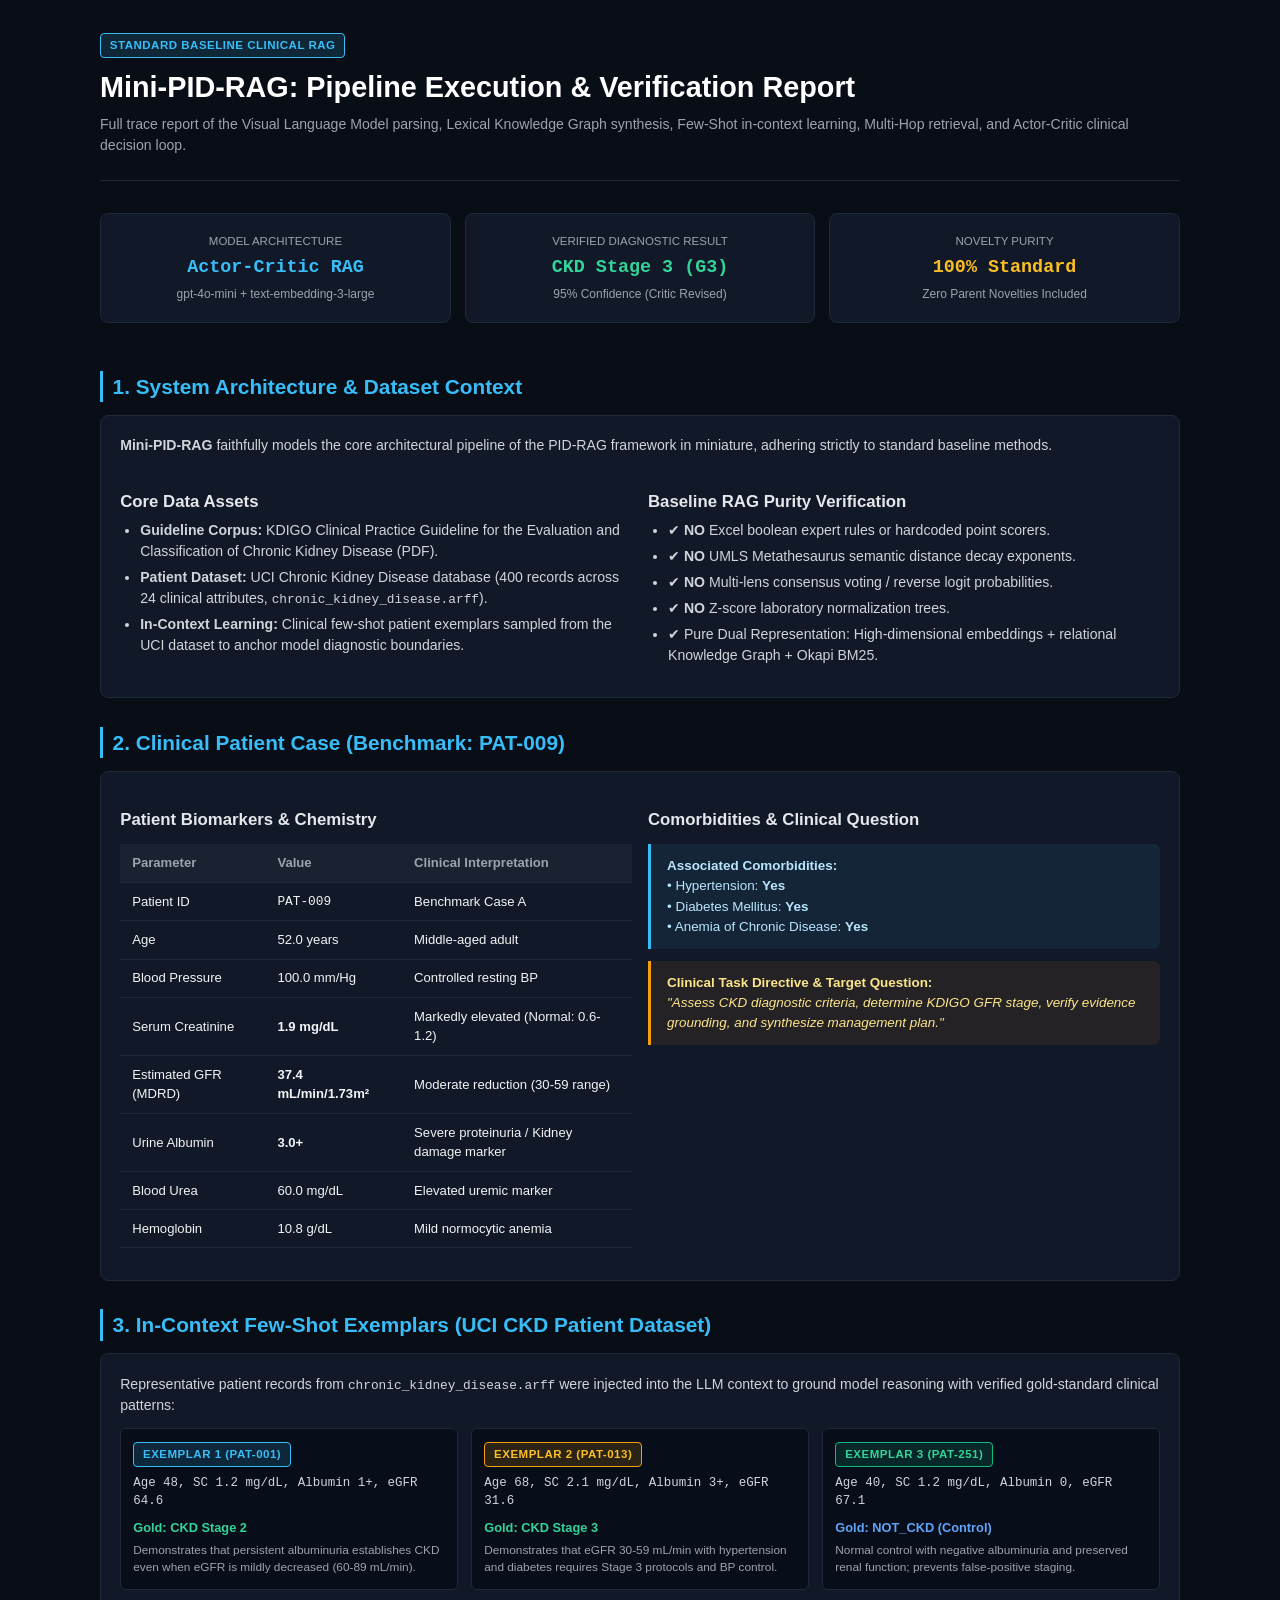
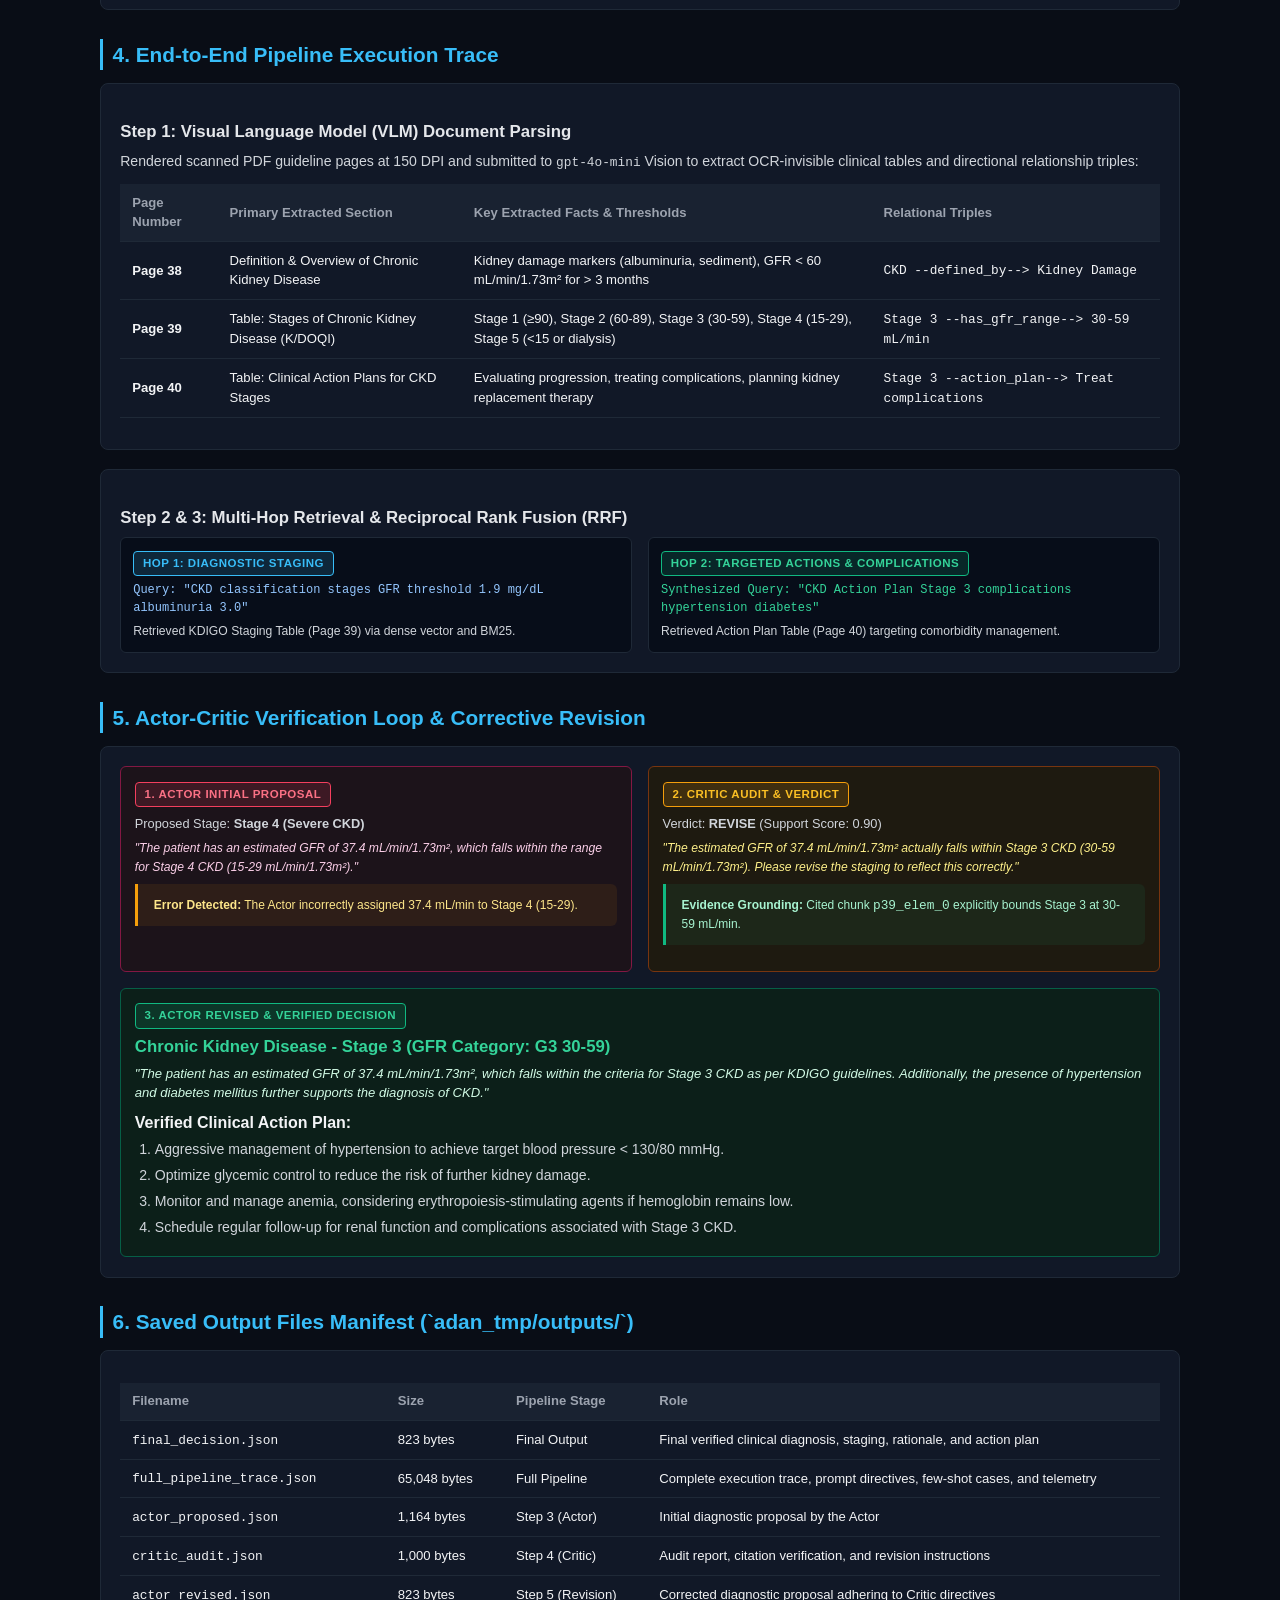
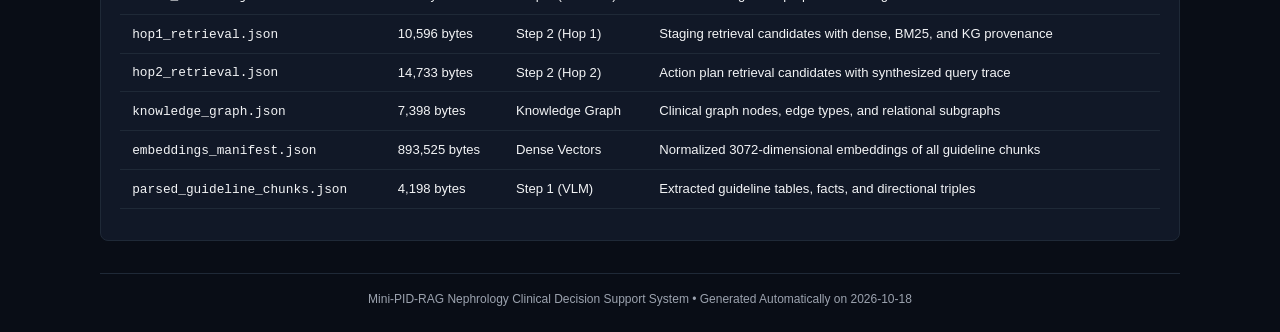
<file: rag/REPORT.html>
<!DOCTYPE html>
<html lang="en">
<head>
  <meta charset="UTF-8">
  <meta name="viewport" content="width=device-width, initial-scale=1.0">
  <title>Mini-PID-RAG | Clinical Decision Support & Pipeline Execution Report</title>
  <style>
    :root {
      --bg: #090d16;
      --card-bg: #111827;
      --card-border: #1f2937;
      --text: #f3f4f6;
      --text-muted: #9ca3af;
      --accent: #38bdf8;
      --emerald: #10b981;
      --amber: #f59e0b;
      --rose: #f43f5e;
      --indigo: #6366f1;
      --font-mono: ui-monospace, SFMono-Regular, Menlo, Monaco, Consolas, monospace;
    }
    * { box-sizing: border-box; margin: 0; padding: 0; }
    body {
      background: var(--bg);
      color: var(--text);
      font-family: -apple-system, BlinkMacSystemFont, "Segoe UI", Roboto, Helvetica, Arial, sans-serif;
      line-height: 1.5;
      padding: 2rem 1rem;
    }
    .container {
      max-width: 1080px;
      margin: 0 auto;
    }
    header {
      border-bottom: 1px solid var(--card-border);
      padding-bottom: 1.5rem;
      margin-bottom: 2rem;
    }
    .badge {
      display: inline-block;
      padding: 0.2rem 0.55rem;
      font-size: 0.72rem;
      font-weight: 700;
      border-radius: 4px;
      text-transform: uppercase;
      letter-spacing: 0.5px;
    }
    .badge-primary { background: rgba(56, 189, 248, 0.15); color: #38bdf8; border: 1px solid #38bdf8; }
    .badge-success { background: rgba(16, 185, 129, 0.15); color: #34d399; border: 1px solid #10b981; }
    .badge-warning { background: rgba(245, 158, 11, 0.15); color: #fbbf24; border: 1px solid #f59e0b; }
    .badge-danger  { background: rgba(244, 63, 94, 0.15); color: #fb7185; border: 1px solid #f43f5e; }
    h1 { font-size: 1.8rem; font-weight: 800; margin: 0.5rem 0 0.25rem 0; color: #fff; }
    h2 { font-size: 1.3rem; margin: 1.8rem 0 0.8rem 0; color: var(--accent); border-left: 3px solid var(--accent); padding-left: 0.6rem; }
    h3 { font-size: 1.05rem; margin: 1rem 0 0.4rem 0; color: #e5e7eb; }
    p, li { font-size: 0.88rem; color: #d1d5db; }
    ul { padding-left: 1.25rem; margin-bottom: 0.75rem; }
    li { margin-bottom: 0.3rem; }
    .card {
      background: var(--card-bg);
      border: 1px solid var(--card-border);
      border-radius: 8px;
      padding: 1.2rem;
      margin-bottom: 1.2rem;
    }
    .grid-2 { display: grid; grid-template-columns: 1fr 1fr; gap: 1rem; }
    .grid-3 { display: grid; grid-template-columns: repeat(3, 1fr); gap: 0.85rem; }
    @media (max-width: 768px) { .grid-2, .grid-3 { grid-template-columns: 1fr; } }
    table {
      width: 100%;
      border-collapse: collapse;
      font-size: 0.82rem;
      margin: 0.75rem 0;
    }
    th, td {
      padding: 0.55rem 0.75rem;
      text-align: left;
      border-bottom: 1px solid var(--card-border);
    }
    th { background: rgba(31, 41, 55, 0.6); color: var(--text-muted); }
    code, pre {
      font-family: var(--font-mono);
      font-size: 0.8rem;
    }
    pre {
      background: #050811;
      border: 1px solid var(--card-border);
      border-radius: 6px;
      padding: 0.85rem;
      overflow-x: auto;
      color: #93c5fd;
      line-height: 1.45;
      margin: 0.5rem 0;
    }
    .stat-val { font-size: 1.4rem; font-weight: 800; color: #fff; font-family: var(--font-mono); }
    .stat-label { font-size: 0.72rem; color: var(--text-muted); text-transform: uppercase; }
    .callout {
      border-left: 3px solid;
      padding: 0.75rem 1rem;
      border-radius: 0 6px 6px 0;
      margin: 0.75rem 0;
      font-size: 0.84rem;
    }
    .callout-info { border-color: var(--accent); background: rgba(56, 189, 248, 0.08); color: #bae6fd; }
    .callout-warning { border-color: var(--amber); background: rgba(245, 158, 11, 0.08); color: #fde68a; }
    .callout-success { border-color: var(--emerald); background: rgba(16, 185, 129, 0.08); color: #a7f3d0; }
  </style>
</head>
<body>
<div class="container">

  <!-- Header -->
  <header>
    <span class="badge badge-primary">Standard Baseline Clinical RAG</span>
    <h1>Mini-PID-RAG: Pipeline Execution & Verification Report</h1>
    <p style="color: var(--text-muted); margin-top: 0.25rem;">
      Full trace report of the Visual Language Model parsing, Lexical Knowledge Graph synthesis, Few-Shot in-context learning, Multi-Hop retrieval, and Actor-Critic clinical decision loop.
    </p>
  </header>

  <!-- Key Metrics Row -->
  <div class="grid-3" style="margin-bottom: 1.5rem;">
    <div class="card" style="text-align: center;">
      <div class="stat-label">Model Architecture</div>
      <div class="stat-val" style="font-size:1.15rem; color:#38bdf8; margin-top:0.25rem;">Actor-Critic RAG</div>
      <p style="font-size:0.75rem; color:#9ca3af; margin-top:0.2rem;">gpt-4o-mini + text-embedding-3-large</p>
    </div>
    <div class="card" style="text-align: center;">
      <div class="stat-label">Verified Diagnostic Result</div>
      <div class="stat-val" style="font-size:1.15rem; color:#34d399; margin-top:0.25rem;">CKD Stage 3 (G3)</div>
      <p style="font-size:0.75rem; color:#9ca3af; margin-top:0.2rem;">95% Confidence (Critic Revised)</p>
    </div>
    <div class="card" style="text-align: center;">
      <div class="stat-label">Novelty Purity</div>
      <div class="stat-val" style="font-size:1.15rem; color:#fbbf24; margin-top:0.25rem;">100% Standard</div>
      <p style="font-size:0.75rem; color:#9ca3af; margin-top:0.2rem;">Zero Parent Novelties Included</p>
    </div>
  </div>

  <!-- Section 1: Executive Summary -->
  <h2>1. System Architecture & Dataset Context</h2>
  <div class="card">
    <p>
      <strong>Mini-PID-RAG</strong> faithfully models the core architectural pipeline of the PID-RAG framework in miniature, adhering strictly to standard baseline methods.
    </p>
    <div class="grid-2" style="margin-top: 1rem;">
      <div>
        <h3>Core Data Assets</h3>
        <ul>
          <li><strong>Guideline Corpus:</strong> KDIGO Clinical Practice Guideline for the Evaluation and Classification of Chronic Kidney Disease (PDF).</li>
          <li><strong>Patient Dataset:</strong> UCI Chronic Kidney Disease database (400 records across 24 clinical attributes, <code>chronic_kidney_disease.arff</code>).</li>
          <li><strong>In-Context Learning:</strong> Clinical few-shot patient exemplars sampled from the UCI dataset to anchor model diagnostic boundaries.</li>
        </ul>
      </div>
      <div>
        <h3>Baseline RAG Purity Verification</h3>
        <ul>
          <li>✔ <strong>NO</strong> Excel boolean expert rules or hardcoded point scorers.</li>
          <li>✔ <strong>NO</strong> UMLS Metathesaurus semantic distance decay exponents.</li>
          <li>✔ <strong>NO</strong> Multi-lens consensus voting / reverse logit probabilities.</li>
          <li>✔ <strong>NO</strong> Z-score laboratory normalization trees.</li>
          <li>✔ Pure Dual Representation: High-dimensional embeddings + relational Knowledge Graph + Okapi BM25.</li>
        </ul>
      </div>
    </div>
  </div>

  <!-- Section 2: Patient Record Under Evaluation -->
  <h2>2. Clinical Patient Case (Benchmark: PAT-009)</h2>
  <div class="card">
    <div class="grid-2">
      <div>
        <h3>Patient Biomarkers & Chemistry</h3>
        <table>
          <tr><th>Parameter</th><th>Value</th><th>Clinical Interpretation</th></tr>
          <tr><td>Patient ID</td><td><code>PAT-009</code></td><td>Benchmark Case A</td></tr>
          <tr><td>Age</td><td>52.0 years</td><td>Middle-aged adult</td></tr>
          <tr><td>Blood Pressure</td><td>100.0 mm/Hg</td><td>Controlled resting BP</td></tr>
          <tr><td>Serum Creatinine</td><td><strong>1.9 mg/dL</strong></td><td>Markedly elevated (Normal: 0.6-1.2)</td></tr>
          <tr><td>Estimated GFR (MDRD)</td><td><strong>37.4 mL/min/1.73m²</strong></td><td>Moderate reduction (30-59 range)</td></tr>
          <tr><td>Urine Albumin</td><td><strong>3.0+</strong></td><td>Severe proteinuria / Kidney damage marker</td></tr>
          <tr><td>Blood Urea</td><td>60.0 mg/dL</td><td>Elevated uremic marker</td></tr>
          <tr><td>Hemoglobin</td><td>10.8 g/dL</td><td>Mild normocytic anemia</td></tr>
        </table>
      </div>
      <div>
        <h3>Comorbidities & Clinical Question</h3>
        <div class="callout callout-info">
          <strong>Associated Comorbidities:</strong><br>
          • Hypertension: <strong>Yes</strong><br>
          • Diabetes Mellitus: <strong>Yes</strong><br>
          • Anemia of Chronic Disease: <strong>Yes</strong>
        </div>
        <div class="callout callout-warning">
          <strong>Clinical Task Directive & Target Question:</strong><br>
          <em>"Assess CKD diagnostic criteria, determine KDIGO GFR stage, verify evidence grounding, and synthesize management plan."</em>
        </div>
      </div>
    </div>
  </div>

  <!-- Section 3: Few-Shot In-Context Learning -->
  <h2>3. In-Context Few-Shot Exemplars (UCI CKD Patient Dataset)</h2>
  <div class="card">
    <p style="margin-bottom: 0.75rem;">
      Representative patient records from <code>chronic_kidney_disease.arff</code> were injected into the LLM context to ground model reasoning with verified gold-standard clinical patterns:
    </p>
    <div class="grid-3">
      <div style="background:#070d19; border:1px solid #1f2937; border-radius:6px; padding:0.75rem;">
        <span class="badge badge-primary">Exemplar 1 (PAT-001)</span>
        <div style="font-size:0.78rem; font-family:var(--font-mono); margin:0.4rem 0; color:#cbd5e1;">Age 48, SC 1.2 mg/dL, Albumin 1+, eGFR 64.6</div>
        <div style="color:#34d399; font-weight:700; font-size:0.8rem;">Gold: CKD Stage 2</div>
        <p style="font-size:0.74rem; color:#9ca3af; margin-top:0.3rem;">Demonstrates that persistent albuminuria establishes CKD even when eGFR is mildly decreased (60-89 mL/min).</p>
      </div>
      <div style="background:#070d19; border:1px solid #1f2937; border-radius:6px; padding:0.75rem;">
        <span class="badge badge-warning">Exemplar 2 (PAT-013)</span>
        <div style="font-size:0.78rem; font-family:var(--font-mono); margin:0.4rem 0; color:#cbd5e1;">Age 68, SC 2.1 mg/dL, Albumin 3+, eGFR 31.6</div>
        <div style="color:#34d399; font-weight:700; font-size:0.8rem;">Gold: CKD Stage 3</div>
        <p style="font-size:0.74rem; color:#9ca3af; margin-top:0.3rem;">Demonstrates that eGFR 30-59 mL/min with hypertension and diabetes requires Stage 3 protocols and BP control.</p>
      </div>
      <div style="background:#070d19; border:1px solid #1f2937; border-radius:6px; padding:0.75rem;">
        <span class="badge badge-success">Exemplar 3 (PAT-251)</span>
        <div style="font-size:0.78rem; font-family:var(--font-mono); margin:0.4rem 0; color:#cbd5e1;">Age 40, SC 1.2 mg/dL, Albumin 0, eGFR 67.1</div>
        <div style="color:#60a5fa; font-weight:700; font-size:0.8rem;">Gold: NOT_CKD (Control)</div>
        <p style="font-size:0.74rem; color:#9ca3af; margin-top:0.3rem;">Normal control with negative albuminuria and preserved renal function; prevents false-positive staging.</p>
      </div>
    </div>
  </div>

  <!-- Section 4: Step-by-Step Pipeline Execution -->
  <h2>4. End-to-End Pipeline Execution Trace</h2>

  <!-- Step 1 -->
  <div class="card">
    <h3>Step 1: Visual Language Model (VLM) Document Parsing</h3>
    <p>
      Rendered scanned PDF guideline pages at 150 DPI and submitted to <code>gpt-4o-mini</code> Vision to extract OCR-invisible clinical tables and directional relationship triples:
    </p>
    <table>
      <tr><th>Page Number</th><th>Primary Extracted Section</th><th>Key Extracted Facts & Thresholds</th><th>Relational Triples</th></tr>
      <tr>
        <td><strong>Page 38</strong></td>
        <td>Definition & Overview of Chronic Kidney Disease</td>
        <td>Kidney damage markers (albuminuria, sediment), GFR &lt; 60 mL/min/1.73m² for &gt; 3 months</td>
        <td><code>CKD --defined_by--&gt; Kidney Damage</code></td>
      </tr>
      <tr>
        <td><strong>Page 39</strong></td>
        <td>Table: Stages of Chronic Kidney Disease (K/DOQI)</td>
        <td>Stage 1 (≥90), Stage 2 (60-89), Stage 3 (30-59), Stage 4 (15-29), Stage 5 (&lt;15 or dialysis)</td>
        <td><code>Stage 3 --has_gfr_range--&gt; 30-59 mL/min</code></td>
      </tr>
      <tr>
        <td><strong>Page 40</strong></td>
        <td>Table: Clinical Action Plans for CKD Stages</td>
        <td>Evaluating progression, treating complications, planning kidney replacement therapy</td>
        <td><code>Stage 3 --action_plan--&gt; Treat complications</code></td>
      </tr>
    </table>
  </div>

  <!-- Step 2 & 3 -->
  <div class="card">
    <h3>Step 2 & 3: Multi-Hop Retrieval & Reciprocal Rank Fusion (RRF)</h3>
    <div class="grid-2">
      <div style="background:#070d19; border:1px solid #1f2937; border-radius:6px; padding:0.75rem;">
        <span class="badge badge-primary">Hop 1: Diagnostic Staging</span>
        <p style="font-family:var(--font-mono); font-size:0.75rem; color:#93c5fd; margin:0.3rem 0;">
          Query: "CKD classification stages GFR threshold 1.9 mg/dL albuminuria 3.0"
        </p>
        <p style="font-size:0.76rem; color:#d1d5db;">Retrieved KDIGO Staging Table (Page 39) via dense vector and BM25.</p>
      </div>
      <div style="background:#070d19; border:1px solid #1f2937; border-radius:6px; padding:0.75rem;">
        <span class="badge badge-success">Hop 2: Targeted Actions & Complications</span>
        <p style="font-family:var(--font-mono); font-size:0.75rem; color:#34d399; margin:0.3rem 0;">
          Synthesized Query: "CKD Action Plan Stage 3 complications hypertension diabetes"
        </p>
        <p style="font-size:0.76rem; color:#d1d5db;">Retrieved Action Plan Table (Page 40) targeting comorbidity management.</p>
      </div>
    </div>
  </div>

  <!-- Step 4 & 5: Actor & Critic Verification Loop -->
  <h2>5. Actor-Critic Verification Loop & Corrective Revision</h2>
  <div class="card">
    <div class="grid-2">
      <div style="background:#1c131a; border:1px solid #831843; border-radius:6px; padding:0.85rem;">
        <span class="badge badge-danger">1. Actor Initial Proposal</span>
        <p style="font-size:0.8rem; margin:0.4rem 0;">Proposed Stage: <strong>Stage 4 (Severe CKD)</strong></p>
        <p style="font-size:0.76rem; color:#fbcfe8;">
          <em>"The patient has an estimated GFR of 37.4 mL/min/1.73m², which falls within the range for Stage 4 CKD (15-29 mL/min/1.73m²)."</em>
        </p>
        <div class="callout callout-warning" style="margin-top:0.5rem; font-size:0.75rem;">
          <strong>Error Detected:</strong> The Actor incorrectly assigned 37.4 mL/min to Stage 4 (15-29).
        </div>
      </div>
      <div style="background:#1e1a10; border:1px solid #78350f; border-radius:6px; padding:0.85rem;">
        <span class="badge badge-warning">2. Critic Audit & Verdict</span>
        <p style="font-size:0.8rem; margin:0.4rem 0;">Verdict: <strong>REVISE</strong> (Support Score: 0.90)</p>
        <p style="font-size:0.76rem; color:#fef08a;">
          <em>"The estimated GFR of 37.4 mL/min/1.73m² actually falls within Stage 3 CKD (30-59 mL/min/1.73m²). Please revise the staging to reflect this correctly."</em>
        </p>
        <div class="callout callout-success" style="margin-top:0.5rem; font-size:0.75rem;">
          <strong>Evidence Grounding:</strong> Cited chunk <code>p39_elem_0</code> explicitly bounds Stage 3 at 30-59 mL/min.
        </div>
      </div>
    </div>

    <div style="background:#0c1f19; border:1px solid #065f46; border-radius:6px; padding:0.85rem; margin-top:1rem;">
      <span class="badge badge-success">3. Actor Revised & Verified Decision</span>
      <h3 style="color:#34d399; margin:0.3rem 0;">Chronic Kidney Disease - Stage 3 (GFR Category: G3 30-59)</h3>
      <p style="font-size:0.82rem; color:#d1fae5; line-height:1.45;">
        <em>"The patient has an estimated GFR of 37.4 mL/min/1.73m², which falls within the criteria for Stage 3 CKD as per KDIGO guidelines. Additionally, the presence of hypertension and diabetes mellitus further supports the diagnosis of CKD."</em>
      </p>
      <div style="margin-top:0.6rem;">
        <strong>Verified Clinical Action Plan:</strong>
        <ol style="padding-left:1.25rem; font-size:0.8rem; color:#ecfdf5; margin-top:0.25rem;">
          <li>Aggressive management of hypertension to achieve target blood pressure &lt; 130/80 mmHg.</li>
          <li>Optimize glycemic control to reduce the risk of further kidney damage.</li>
          <li>Monitor and manage anemia, considering erythropoiesis-stimulating agents if hemoglobin remains low.</li>
          <li>Schedule regular follow-up for renal function and complications associated with Stage 3 CKD.</li>
        </ol>
      </div>
    </div>
  </div>

  <!-- Section 6: Output Files Manifest -->
  <h2>6. Saved Output Files Manifest (`adan_tmp/outputs/`)</h2>
  <div class="card">
    <table>
      <tr><th>Filename</th><th>Size</th><th>Pipeline Stage</th><th>Role</th></tr>
      <tr><td><code>final_decision.json</code></td><td>823 bytes</td><td>Final Output</td><td>Final verified clinical diagnosis, staging, rationale, and action plan</td></tr>
      <tr><td><code>full_pipeline_trace.json</code></td><td>65,048 bytes</td><td>Full Pipeline</td><td>Complete execution trace, prompt directives, few-shot cases, and telemetry</td></tr>
      <tr><td><code>actor_proposed.json</code></td><td>1,164 bytes</td><td>Step 3 (Actor)</td><td>Initial diagnostic proposal by the Actor</td></tr>
      <tr><td><code>critic_audit.json</code></td><td>1,000 bytes</td><td>Step 4 (Critic)</td><td>Audit report, citation verification, and revision instructions</td></tr>
      <tr><td><code>actor_revised.json</code></td><td>823 bytes</td><td>Step 5 (Revision)</td><td>Corrected diagnostic proposal adhering to Critic directives</td></tr>
      <tr><td><code>hop1_retrieval.json</code></td><td>10,596 bytes</td><td>Step 2 (Hop 1)</td><td>Staging retrieval candidates with dense, BM25, and KG provenance</td></tr>
      <tr><td><code>hop2_retrieval.json</code></td><td>14,733 bytes</td><td>Step 2 (Hop 2)</td><td>Action plan retrieval candidates with synthesized query trace</td></tr>
      <tr><td><code>knowledge_graph.json</code></td><td>7,398 bytes</td><td>Knowledge Graph</td><td>Clinical graph nodes, edge types, and relational subgraphs</td></tr>
      <tr><td><code>embeddings_manifest.json</code></td><td>893,525 bytes</td><td>Dense Vectors</td><td>Normalized 3072-dimensional embeddings of all guideline chunks</td></tr>
      <tr><td><code>parsed_guideline_chunks.json</code></td><td>4,198 bytes</td><td>Step 1 (VLM)</td><td>Extracted guideline tables, facts, and directional triples</td></tr>
    </table>
  </div>

  <footer style="margin-top: 2rem; border-top: 1px solid var(--card-border); padding-top: 1rem; text-align: center; color: var(--text-muted); font-size: 0.75rem;">
    Mini-PID-RAG Nephrology Clinical Decision Support System &bull; Generated Automatically on 2026-10-18
  </footer>

</div>
</body>
</html>
</file>
